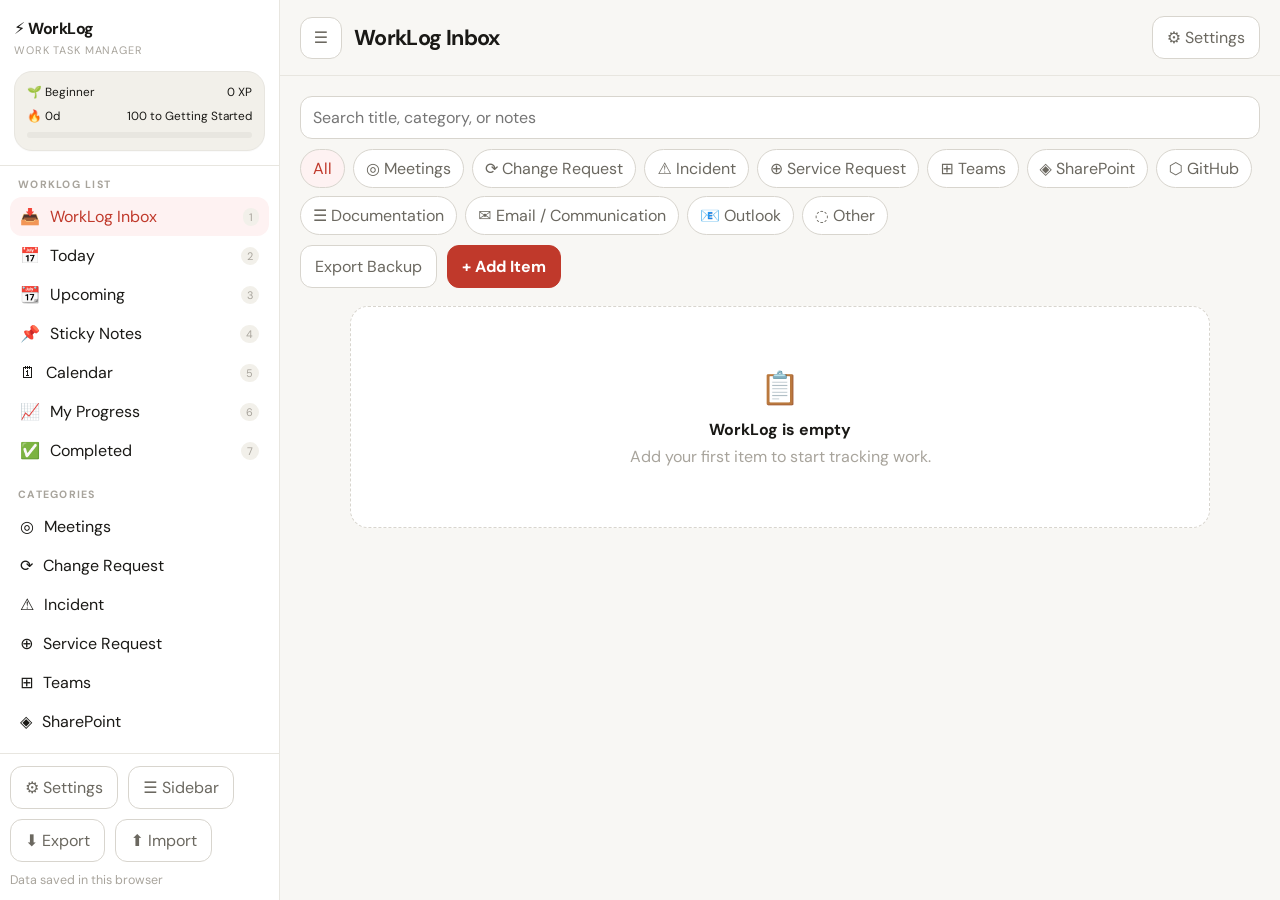
<file: dev/index.html>
<!DOCTYPE html>
<html lang="en">
<head>
  <meta charset="UTF-8">
  <meta name="viewport" content="width=device-width, initial-scale=1.0">
  <title>WorkLog Dev</title>
  <link rel="preconnect" href="https://fonts.googleapis.com">
  <link rel="preconnect" href="https://fonts.gstatic.com" crossorigin>
  <link href="https://fonts.googleapis.com/css2?family=DM+Sans:ital,wght@0,400;0,500;0,600;0,700;1,400&display=swap" rel="stylesheet">
  <link rel="stylesheet" href="./styles/base.css">
  <link rel="stylesheet" href="./styles/layout.css">
  <link rel="stylesheet" href="./styles/components.css">
</head>
<body>
  <div id="app"></div>
  <input id="import-file" type="file" accept=".json" hidden>
  <script type="module" src="./scripts/app.js"></script>
</body>
</html>
</file>
<file: dev/styles/base.css>
:root {
  --bg: #f8f7f4;
  --sidebar: #ffffff;
  --panel: #ffffff;
  --panel-alt: #f2f0ea;
  --border: #e8e6e0;
  --border-strong: #d8d5ce;
  --text: #1a1916;
  --text-muted: #6b6860;
  --text-faint: #a8a49c;
  --accent: #c0392b;
  --accent-soft: #fef2f2;
  --danger: #c0392b;
  --danger-soft: #fff0f0;
  --success: #3a6a20;
  --shadow: 0 18px 50px rgba(18, 18, 18, 0.12);
  --overlay: rgba(0, 0, 0, 0.45);
  --priority-high-bg: #fff0f0;
  --priority-high-border: #fca5a5;
  --priority-high-text: #c0392b;
  --priority-medium-bg: #fffbea;
  --priority-medium-border: #fde68a;
  --priority-medium-text: #92700a;
  --priority-low-bg: #fefff0;
  --priority-low-border: #d9f99d;
  --priority-low-text: #3a6a20;
}

body[data-theme="dark"] {
  --bg: #000000;
  --sidebar: #0d0d0d;
  --panel: #111111;
  --panel-alt: #1a1a1a;
  --border: #1f1f1f;
  --border-strong: #2a2a2a;
  --text: #f0ede6;
  --text-muted: #888580;
  --text-faint: #555250;
  --accent: #e05252;
  --accent-soft: #1f0a0a;
  --danger: #e05252;
  --danger-soft: #1f0a0a;
  --success: #84cc16;
  --shadow: 0 18px 50px rgba(0, 0, 0, 0.45);
  --overlay: rgba(0, 0, 0, 0.58);
  --priority-high-bg: #2a1010;
  --priority-high-border: #7f2020;
  --priority-high-text: #ef4444;
  --priority-medium-bg: #2a2608;
  --priority-medium-border: #7a6a15;
  --priority-medium-text: #f59e0b;
  --priority-low-bg: #1e2208;
  --priority-low-border: #5a6a15;
  --priority-low-text: #84cc16;
}

body[data-theme="softdark"] {
  --bg: #1e1e2a;
  --sidebar: #252534;
  --panel: #2a2a3a;
  --panel-alt: #323244;
  --border: #303044;
  --border-strong: #3a3a50;
  --text: #e8e6f0;
  --text-muted: #9896a8;
  --text-faint: #5e5c70;
  --accent: #7c6af0;
  --accent-soft: #2a2840;
  --danger: #f08080;
  --danger-soft: #2a1a1a;
  --success: #4ade80;
  --shadow: 0 18px 50px rgba(0, 0, 0, 0.35);
  --overlay: rgba(0, 0, 0, 0.55);
  --priority-high-bg: #2e1428;
  --priority-high-border: #8a3050;
  --priority-high-text: #f472b6;
  --priority-medium-bg: #28281a;
  --priority-medium-border: #6a6020;
  --priority-medium-text: #fbbf24;
  --priority-low-bg: #1a2820;
  --priority-low-border: #306040;
  --priority-low-text: #4ade80;
}

*,
*::before,
*::after {
  box-sizing: border-box;
}

html,
body {
  margin: 0;
  min-height: 100%;
}

body {
  font-family: "DM Sans", system-ui, sans-serif;
  background: var(--bg);
  color: var(--text);
}

button,
input,
select,
textarea {
  font: inherit;
}

button {
  color: inherit;
}

a {
  color: inherit;
}

::-webkit-scrollbar {
  width: 7px;
  height: 7px;
}

::-webkit-scrollbar-track {
  background: transparent;
}

::-webkit-scrollbar-thumb {
  background: rgba(128, 128, 128, 0.28);
  border-radius: 999px;
}
</file>
<file: dev/styles/layout.css>
.app-shell {
  display: grid;
  grid-template-columns: 280px minmax(0, 1fr);
  min-height: 100vh;
}

.app-shell.sidebar-collapsed {
  grid-template-columns: 0 minmax(0, 1fr);
}

.sidebar {
  background: var(--sidebar);
  border-right: 1px solid var(--border);
  overflow: hidden;
  transition: width 0.2s ease, border-color 0.2s ease;
}

.sidebar-inner {
  height: 100vh;
  display: flex;
  flex-direction: column;
}

.main-panel {
  min-width: 0;
  display: flex;
  flex-direction: column;
}

.topbar {
  display: flex;
  align-items: center;
  gap: 12px;
  padding: 16px 20px;
  border-bottom: 1px solid var(--border);
  position: sticky;
  top: 0;
  background: var(--bg);
  z-index: 5;
}

.topbar-title {
  font-size: 1.35rem;
  font-weight: 700;
  letter-spacing: -0.03em;
  flex: 1;
  min-width: 0;
}

.content {
  padding: 20px;
  min-width: 0;
}

.content-body {
  max-width: 1200px;
}

.app-shell.sidebar-collapsed .content-body {
  margin-left: auto;
  margin-right: auto;
  width: min(100%, 1200px);
}

.toolbar {
  display: flex;
  flex-wrap: wrap;
  gap: 10px;
  align-items: center;
  margin-bottom: 18px;
}

.toolbar-grow {
  flex: 1;
  min-width: 180px;
}

.sidebar-scroll,
.content-scroll {
  overflow: auto;
}

.sidebar-scroll {
  flex: 1;
  padding: 12px 10px 0;
}

.sidebar-bottom {
  padding: 12px 10px;
  border-top: 1px solid var(--border);
}

.section {
  margin-bottom: 18px;
}

.section-title {
  font-size: 0.66rem;
  font-weight: 700;
  color: var(--text-faint);
  text-transform: uppercase;
  letter-spacing: 0.12em;
  padding: 0 8px 6px;
}

.task-list {
  display: grid;
  gap: 10px;
}

.task-grid {
  display: grid;
  gap: 16px;
}

.task-group {
  display: grid;
  gap: 8px;
}

.task-group-title {
  font-size: 0.7rem;
  font-weight: 700;
  color: var(--text-faint);
  text-transform: uppercase;
  letter-spacing: 0.12em;
  padding-top: 4px;
}

.empty-state {
  padding: 60px 20px;
  text-align: center;
  color: var(--text-faint);
  background: var(--panel);
  border: 1px dashed var(--border-strong);
  border-radius: 18px;
  max-width: 860px;
  margin-left: auto;
  margin-right: auto;
}

.empty-state strong {
  display: block;
  color: var(--text);
  font-size: 1rem;
  margin-bottom: 6px;
}

.modal-backdrop,
.drawer-backdrop {
  position: fixed;
  inset: 0;
  background: var(--overlay);
  backdrop-filter: blur(4px);
  display: flex;
  z-index: 20;
}

.modal-backdrop {
  align-items: flex-start;
  justify-content: center;
  padding: 40px 16px;
  overflow: auto;
}

.drawer-backdrop {
  justify-content: flex-end;
}

.modal-card {
  width: min(560px, 100%);
  background: var(--panel);
  border: 1px solid var(--border);
  border-radius: 20px;
  box-shadow: var(--shadow);
}

.drawer-card {
  width: min(360px, 100%);
  height: 100%;
  background: var(--sidebar);
  border-left: 1px solid var(--border);
  box-shadow: var(--shadow);
  display: flex;
  flex-direction: column;
}

.drawer-content {
  padding: 20px;
  overflow: auto;
}

.modal-header,
.drawer-header,
.modal-footer,
.drawer-footer {
  padding: 18px 20px;
  border-bottom: 1px solid var(--border);
}

.modal-footer,
.drawer-footer {
  border-bottom: 0;
  border-top: 1px solid var(--border);
  display: flex;
  gap: 10px;
  justify-content: flex-end;
}

.modal-body {
  padding: 20px;
}

@media (max-width: 960px) {
  .app-shell,
  .app-shell.sidebar-collapsed {
    grid-template-columns: minmax(0, 1fr);
  }

  .sidebar {
    display: none;
  }

  .content {
    padding: 16px;
  }

  .topbar {
    padding: 14px 16px;
  }
}
</file>
<file: dev/styles/components.css>
.brand {
  padding: 18px 14px 14px;
  border-bottom: 1px solid var(--border);
}

.brand-name {
  display: flex;
  align-items: center;
  gap: 8px;
  font-size: 1rem;
  font-weight: 700;
  letter-spacing: -0.03em;
}

.brand-subtitle {
  font-size: 0.68rem;
  color: var(--text-faint);
  margin-top: 4px;
  text-transform: uppercase;
  letter-spacing: 0.08em;
}

.summary-card,
.panel-card,
.task-card {
  background: var(--panel);
  border: 1px solid var(--border);
  border-radius: 18px;
  box-shadow: 0 1px 0 rgba(0, 0, 0, 0.02);
}

.summary-card {
  margin-top: 14px;
  padding: 12px;
  display: grid;
  gap: 8px;
  background: var(--panel-alt);
}

.summary-meta {
  display: flex;
  justify-content: space-between;
  gap: 10px;
  font-size: 0.74rem;
}

.progress-track {
  height: 6px;
  background: var(--border);
  border-radius: 999px;
  overflow: hidden;
}

.progress-bar {
  height: 100%;
  background: var(--accent);
  border-radius: 999px;
}

.nav-item,
.category-link {
  width: 100%;
  display: flex;
  align-items: center;
  gap: 10px;
  padding: 9px 10px;
  border-radius: 12px;
  border: 0;
  background: transparent;
  cursor: pointer;
  text-align: left;
}

.nav-item:hover,
.category-link:hover,
.chip:hover,
.icon-button:hover,
.ghost-button:hover,
.task-card:hover {
  background: var(--panel-alt);
}

.clickable {
  cursor: pointer;
}

.nav-item.active,
.chip.active {
  background: var(--accent-soft);
  color: var(--accent);
}

.nav-spacer {
  flex: 1;
}

.badge,
.nav-key,
.meta-pill,
.priority-pill {
  display: inline-flex;
  align-items: center;
  justify-content: center;
  border-radius: 999px;
}

.badge {
  min-width: 22px;
  padding: 2px 8px;
  background: var(--panel-alt);
  color: var(--text-muted);
  font-size: 0.72rem;
  font-weight: 700;
}

.nav-item.active .badge {
  background: var(--accent);
  color: #fff;
}

.nav-key {
  padding: 2px 6px;
  font-size: 0.68rem;
  color: var(--text-faint);
  background: var(--panel-alt);
}

.toolbar-search,
.field-input,
.field-select,
.field-textarea {
  width: 100%;
  border: 1px solid var(--border-strong);
  border-radius: 12px;
  background: var(--panel);
  color: var(--text);
}

.toolbar-search,
.field-input,
.field-select {
  min-height: 42px;
  padding: 10px 12px;
}

.field-textarea {
  min-height: 112px;
  padding: 10px 12px;
  resize: vertical;
}

.date-picker {
  position: relative;
}

.date-trigger {
  width: 100%;
  min-height: 42px;
  border: 1px solid var(--border-strong);
  border-radius: 12px;
  background: var(--panel);
  color: var(--text);
  display: flex;
  align-items: center;
  gap: 10px;
  padding: 10px 12px;
  cursor: pointer;
  text-align: left;
}

.date-picker.open .date-trigger {
  border-color: var(--accent);
}

.date-trigger-icon,
.date-trigger-caret {
  color: var(--text-faint);
}

.date-picker-label {
  flex: 1;
}

.date-popup {
  position: absolute;
  top: calc(100% + 8px);
  left: 0;
  z-index: 30;
  width: min(320px, 100%);
  background: var(--panel);
  border: 1px solid var(--border-strong);
  border-radius: 16px;
  box-shadow: var(--shadow);
  padding: 14px;
}

.date-popup-header,
.date-popup-footer {
  display: flex;
  align-items: center;
  justify-content: space-between;
  gap: 10px;
}

.date-popup-header {
  margin-bottom: 10px;
}

.date-popup-title {
  font-size: 0.88rem;
  font-weight: 700;
}

.date-popup-footer {
  margin-top: 12px;
}

.date-popup-grid,
.date-popup-weekdays {
  display: grid;
  grid-template-columns: repeat(7, minmax(0, 1fr));
  gap: 4px;
}

.date-popup-weekdays {
  margin-bottom: 6px;
}

.date-popup-weekday {
  text-align: center;
  font-size: 0.62rem;
  color: var(--text-faint);
  font-weight: 700;
  text-transform: uppercase;
  letter-spacing: 0.08em;
}

.date-popup-day {
  min-height: 34px;
  border: 0;
  border-radius: 10px;
  background: transparent;
  color: var(--text);
  cursor: pointer;
}

.date-popup-day:hover {
  background: var(--panel-alt);
}

.date-popup-day.today {
  color: var(--accent);
  font-weight: 700;
}

.date-popup-day.selected {
  background: var(--accent);
  color: #fff;
  font-weight: 700;
}

.date-popup-day.is-empty {
  cursor: default;
}

.chip-row {
  display: flex;
  flex-wrap: wrap;
  gap: 8px;
}

.chip {
  border: 1px solid var(--border-strong);
  border-radius: 999px;
  padding: 8px 12px;
  background: var(--panel);
  color: var(--text-muted);
  cursor: pointer;
}

.button-row {
  display: flex;
  flex-wrap: wrap;
  gap: 10px;
}

.primary-button,
.ghost-button,
.danger-button,
.icon-button {
  border-radius: 12px;
  border: 1px solid var(--border-strong);
  cursor: pointer;
  transition: background 0.15s ease, border-color 0.15s ease;
}

.primary-button,
.ghost-button,
.danger-button {
  min-height: 42px;
  padding: 10px 14px;
}

.primary-button {
  background: var(--accent);
  border-color: var(--accent);
  color: #fff;
  font-weight: 700;
}

.ghost-button,
.icon-button {
  background: var(--panel);
  color: var(--text-muted);
}

.danger-button {
  background: var(--danger-soft);
  border-color: var(--priority-high-border);
  color: var(--danger);
}

.icon-button {
  min-width: 42px;
  min-height: 42px;
  padding: 0 12px;
}

.task-card {
  padding: 14px;
  display: grid;
  grid-template-columns: auto minmax(0, 1fr) auto;
  gap: 12px;
  align-items: start;
}

.task-card.clickable:hover {
  border-color: var(--border-strong);
  box-shadow: var(--shadow);
}

.task-card.overdue {
  background: var(--danger-soft);
  border-color: var(--priority-high-border);
}

.task-card.completed {
  opacity: 0.65;
}

.task-check {
  width: 22px;
  height: 22px;
  border-radius: 50%;
  border: 2px solid var(--border-strong);
  background: transparent;
  display: inline-flex;
  align-items: center;
  justify-content: center;
  margin-top: 2px;
}

.task-card.completed .task-check {
  background: var(--accent);
  border-color: var(--accent);
  color: #fff;
}

.task-title {
  font-size: 0.97rem;
  font-weight: 600;
  line-height: 1.45;
  margin-bottom: 6px;
}

.task-card.completed .task-title {
  text-decoration: line-through;
}

.task-meta {
  display: flex;
  flex-wrap: wrap;
  gap: 8px;
  align-items: center;
  color: var(--text-muted);
  font-size: 0.78rem;
}

.meta-pill {
  padding: 3px 9px;
  border: 1px solid var(--border);
  background: var(--panel-alt);
}

.priority-pill.high {
  background: var(--priority-high-bg);
  color: var(--priority-high-text);
}

.priority-pill.medium {
  background: var(--priority-medium-bg);
  color: var(--priority-medium-text);
}

.priority-pill.low {
  background: var(--priority-low-bg);
  color: var(--priority-low-text);
}

.priority-pill {
  padding: 3px 9px;
  font-weight: 700;
}

.task-notes {
  font-size: 0.84rem;
  line-height: 1.55;
  color: var(--text-muted);
  margin-top: 8px;
  white-space: pre-wrap;
  word-break: break-word;
}

.field-group {
  display: grid;
  gap: 6px;
  margin-bottom: 16px;
}

.field-grid {
  display: grid;
  grid-template-columns: repeat(2, minmax(0, 1fr));
  gap: 12px;
}

.field-label,
.settings-label {
  font-size: 0.7rem;
  font-weight: 700;
  color: var(--text-faint);
  text-transform: uppercase;
  letter-spacing: 0.08em;
}

.modal-title,
.drawer-title {
  font-size: 1rem;
  font-weight: 700;
}

.settings-section {
  margin-bottom: 24px;
}

.settings-heading {
  font-size: 0.68rem;
  font-weight: 800;
  color: var(--text-faint);
  text-transform: uppercase;
  letter-spacing: 0.12em;
  margin-bottom: 12px;
  padding-bottom: 6px;
  border-bottom: 1px solid var(--border);
}

.settings-row {
  display: flex;
  align-items: center;
  justify-content: space-between;
  gap: 12px;
  padding: 9px 0;
  border-bottom: 1px solid var(--border);
}

.settings-row-copy {
  display: grid;
  gap: 3px;
}

.settings-row-title {
  font-size: 0.88rem;
  font-weight: 500;
}

.settings-row-subtitle {
  font-size: 0.76rem;
  color: var(--text-faint);
}

.toggle {
  width: 42px;
  height: 24px;
  border-radius: 999px;
  border: 0;
  background: var(--border-strong);
  position: relative;
  cursor: pointer;
  flex-shrink: 0;
}

.toggle::after {
  content: "";
  position: absolute;
  top: 3px;
  left: 3px;
  width: 18px;
  height: 18px;
  border-radius: 50%;
  background: #fff;
  transition: left 0.18s ease;
}

.toggle.active {
  background: var(--accent);
}

.toggle.active::after {
  left: 21px;
}

.theme-picker {
  display: grid;
  grid-template-columns: repeat(3, minmax(0, 1fr));
  gap: 10px;
}

.theme-swatch {
  border: 2px solid var(--border-strong);
  border-radius: 14px;
  padding: 12px 10px;
  cursor: pointer;
  text-align: center;
}

.theme-swatch.active {
  border-color: var(--accent);
}

.muted-copy {
  color: var(--text-faint);
  font-size: 0.78rem;
}

.sticky-grid {
  display: grid;
  grid-template-columns: repeat(auto-fill, minmax(220px, 1fr));
  gap: 18px;
}

.sticky-card {
  position: relative;
  min-height: 210px;
  padding: 22px 16px 16px;
  border-radius: 14px;
  border: 1px solid var(--border-strong);
  box-shadow: var(--shadow);
}

.sticky-card.clickable:hover {
  box-shadow: 0 22px 40px rgba(0, 0, 0, 0.18);
}

.sticky-card.high {
  background: var(--priority-high-bg);
  border-color: var(--priority-high-border);
}

.sticky-card.medium {
  background: var(--priority-medium-bg);
  border-color: var(--priority-medium-border);
}

.sticky-card.low {
  background: var(--priority-low-bg);
  border-color: var(--priority-low-border);
}

.sticky-pin {
  position: absolute;
  top: -8px;
  left: 50%;
  width: 16px;
  height: 16px;
  transform: translateX(-50%);
  border-radius: 50%;
  background: var(--accent);
  box-shadow: 0 4px 10px rgba(0, 0, 0, 0.18);
}

.sticky-priority {
  position: absolute;
  top: 0;
  right: 0;
  padding: 4px 10px;
  border-radius: 0 14px 0 10px;
  background: rgba(0, 0, 0, 0.14);
  color: inherit;
  font-size: 0.64rem;
  font-weight: 800;
  text-transform: uppercase;
  letter-spacing: 0.08em;
}

.sticky-edit {
  position: absolute;
  top: 12px;
  left: 12px;
  border: 0;
  background: transparent;
  cursor: pointer;
}

.sticky-title {
  margin-top: 18px;
  margin-bottom: 16px;
  padding-right: 28px;
  font-size: 0.96rem;
  font-weight: 700;
  line-height: 1.45;
  font-style: italic;
}

.sticky-meta,
.sticky-notes {
  font-size: 0.8rem;
  line-height: 1.5;
  color: var(--text-muted);
}

.sticky-notes {
  margin-top: 10px;
  white-space: pre-wrap;
  word-break: break-word;
}

.sticky-overdue {
  color: var(--danger);
  font-weight: 700;
}

.sticky-actions {
  margin-top: 14px;
}

.calendar-month-label {
  padding: 10px 14px;
  min-width: 180px;
  text-align: center;
  font-weight: 700;
}

.calendar-grid {
  display: grid;
  grid-template-columns: repeat(7, minmax(0, 1fr));
  gap: 6px;
  padding: 16px;
}

.calendar-split {
  display: grid;
  grid-template-columns: 300px minmax(0, 1fr);
  gap: 18px;
}

.calendar-mini-panel,
.calendar-upcoming-panel {
  padding: 16px;
}

.mini-month + .mini-month {
  margin-top: 18px;
}

.mini-month-title {
  font-size: 0.82rem;
  font-weight: 700;
  margin-bottom: 10px;
}

.mini-month-grid {
  display: grid;
  grid-template-columns: repeat(7, minmax(0, 1fr));
  gap: 4px;
}

.mini-month-head {
  font-size: 0.62rem;
  font-weight: 700;
  color: var(--text-faint);
  text-align: center;
  text-transform: uppercase;
  letter-spacing: 0.08em;
  padding-bottom: 4px;
}

.mini-month-cell {
  min-height: 28px;
  border: 0;
  border-radius: 8px;
  background: transparent;
  display: grid;
  place-items: center;
  position: relative;
  cursor: pointer;
  color: var(--text);
}

.mini-month-cell.is-empty {
  cursor: default;
}

.mini-month-cell.is-today {
  background: var(--accent);
  color: #fff;
}

.mini-month-dot {
  position: absolute;
  bottom: 3px;
  width: 5px;
  height: 5px;
  border-radius: 50%;
  background: currentColor;
}

.calendar-header {
  padding: 6px 0 10px;
  text-align: center;
  font-size: 0.74rem;
  font-weight: 700;
  color: var(--text-faint);
  text-transform: uppercase;
  letter-spacing: 0.08em;
}

.calendar-cell {
  min-height: 110px;
  border: 1px solid var(--border);
  border-radius: 14px;
  background: var(--panel);
  padding: 10px;
  text-align: left;
  cursor: pointer;
}

.calendar-cell.is-today {
  background: var(--accent-soft);
  border-color: var(--accent);
}

.calendar-cell.is-empty {
  border: 0;
  background: transparent;
}

.calendar-day {
  font-size: 0.84rem;
  font-weight: 800;
  margin-bottom: 8px;
}

.calendar-task-stack {
  display: grid;
  gap: 4px;
}

.calendar-pill,
.calendar-more {
  display: block;
  overflow: hidden;
  text-overflow: ellipsis;
  white-space: nowrap;
  border-radius: 999px;
  padding: 4px 8px;
  font-size: 0.72rem;
}

.calendar-pill.clickable:hover {
  filter: brightness(0.97);
}

.calendar-pill.high {
  background: var(--priority-high-bg);
  color: var(--priority-high-text);
}

.calendar-pill.medium {
  background: var(--priority-medium-bg);
  color: var(--priority-medium-text);
}

.calendar-pill.low {
  background: var(--priority-low-bg);
  color: var(--priority-low-text);
}

.calendar-more {
  color: var(--text-faint);
}

.stats-layout {
  display: grid;
  gap: 18px;
}

.stats-hero {
  display: grid;
  grid-template-columns: auto minmax(0, 1fr) auto;
  gap: 16px;
  padding: 20px;
  align-items: center;
}

.stats-badge {
  font-size: 3rem;
}

.stats-kicker {
  color: var(--accent);
  font-size: 0.72rem;
  font-weight: 800;
  text-transform: uppercase;
  letter-spacing: 0.1em;
  margin-bottom: 4px;
}

.stats-value {
  font-size: 1.8rem;
  font-weight: 800;
  margin-bottom: 10px;
}

.stats-streak {
  text-align: center;
}

.stats-streak strong {
  display: block;
  font-size: 2rem;
}

.stats-streak span {
  color: var(--text-faint);
  font-size: 0.78rem;
}

.stats-grid {
  display: grid;
  grid-template-columns: repeat(auto-fit, minmax(170px, 1fr));
  gap: 12px;
}

.stat-card {
  padding: 18px;
}

.stat-icon {
  font-size: 1.3rem;
  margin-bottom: 10px;
}

.stat-value {
  font-size: 1.7rem;
  font-weight: 800;
  margin-bottom: 2px;
}

.stat-label,
.stats-panel-title {
  font-size: 0.9rem;
  font-weight: 700;
}

.stats-panel {
  padding: 18px;
}

.week-chart {
  display: flex;
  gap: 8px;
  align-items: end;
  min-height: 150px;
  margin-top: 14px;
}

.week-bar-wrap {
  flex: 1;
  display: grid;
  gap: 6px;
  justify-items: center;
}

.week-bar {
  width: 100%;
  max-width: 44px;
  min-height: 8px;
  border-radius: 10px 10px 0 0;
  background: color-mix(in srgb, var(--accent) 58%, var(--panel-alt));
}

.week-bar.is-today {
  background: var(--accent);
}

.week-bar-label,
.week-bar-day {
  font-size: 0.72rem;
}

.week-bar-day {
  color: var(--text-faint);
}

.category-chart {
  display: grid;
  gap: 10px;
  margin-top: 14px;
}

.category-row {
  display: grid;
  grid-template-columns: minmax(140px, 220px) minmax(0, 1fr) 28px;
  gap: 10px;
  align-items: center;
}

.category-name {
  font-size: 0.82rem;
}

.category-track {
  height: 8px;
  background: var(--panel-alt);
  border-radius: 999px;
  overflow: hidden;
}

.category-fill {
  height: 100%;
  background: var(--accent);
  border-radius: 999px;
}

.category-value {
  text-align: right;
  font-size: 0.8rem;
  font-weight: 700;
  color: var(--accent);
}

@media (max-width: 720px) {
  .field-grid {
    grid-template-columns: 1fr;
  }

  .task-card {
    grid-template-columns: auto minmax(0, 1fr);
  }

  .task-actions {
    grid-column: 2;
  }

  .calendar-grid {
    grid-template-columns: repeat(2, minmax(0, 1fr));
  }

  .calendar-split {
    grid-template-columns: 1fr;
  }

  .calendar-header {
    display: none;
  }

  .stats-hero {
    grid-template-columns: 1fr;
    text-align: left;
  }

  .category-row {
    grid-template-columns: 1fr;
  }
}
</file>
